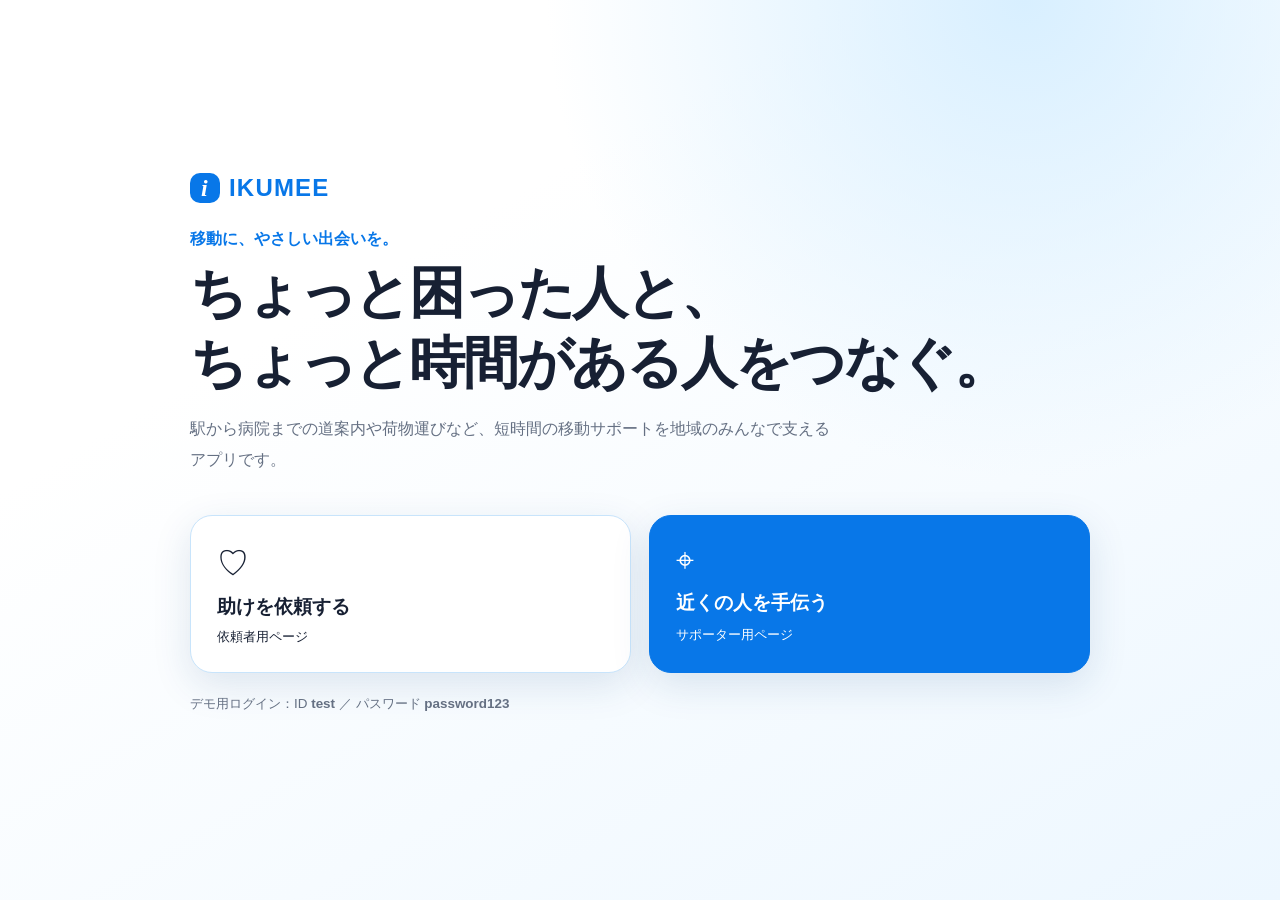
<file: index.html>
<!doctype html>
<html lang="ja">
<head>
  <meta charset="utf-8">
  <meta name="viewport" content="width=device-width,initial-scale=1">
  <meta name="theme-color" content="#0877e8">
  <title>IKUMEE | 移動に、やさしい出会いを。</title>
  <link rel="stylesheet" href="assets/style.css">
</head>
<body class="landing-body">
  <main class="landing">
    <div class="brand brand--large"><span class="brand-mark">i</span><span>IKUMEE</span></div>
    <p class="landing-kicker">移動に、やさしい出会いを。</p>
    <h1>ちょっと困った人と、<br>ちょっと時間がある人をつなぐ。</h1>
    <p class="landing-copy">駅から病院までの道案内や荷物運びなど、短時間の移動サポートを地域のみんなで支えるアプリです。</p>
    <div class="role-grid">
      <a class="role-card" href="requester/">
        <span class="role-icon" aria-hidden="true">♡</span>
        <strong>助けを依頼する</strong>
        <small>依頼者用ページ</small>
      </a>
      <a class="role-card role-card--blue" href="supporter/">
        <span class="role-icon" aria-hidden="true">⌖</span>
        <strong>近くの人を手伝う</strong>
        <small>サポーター用ページ</small>
      </a>
    </div>
    <p class="demo-note">デモ用ログイン：ID <b>test</b> ／ パスワード <b>password123</b></p>
  </main>
</body>
</html>
</file>
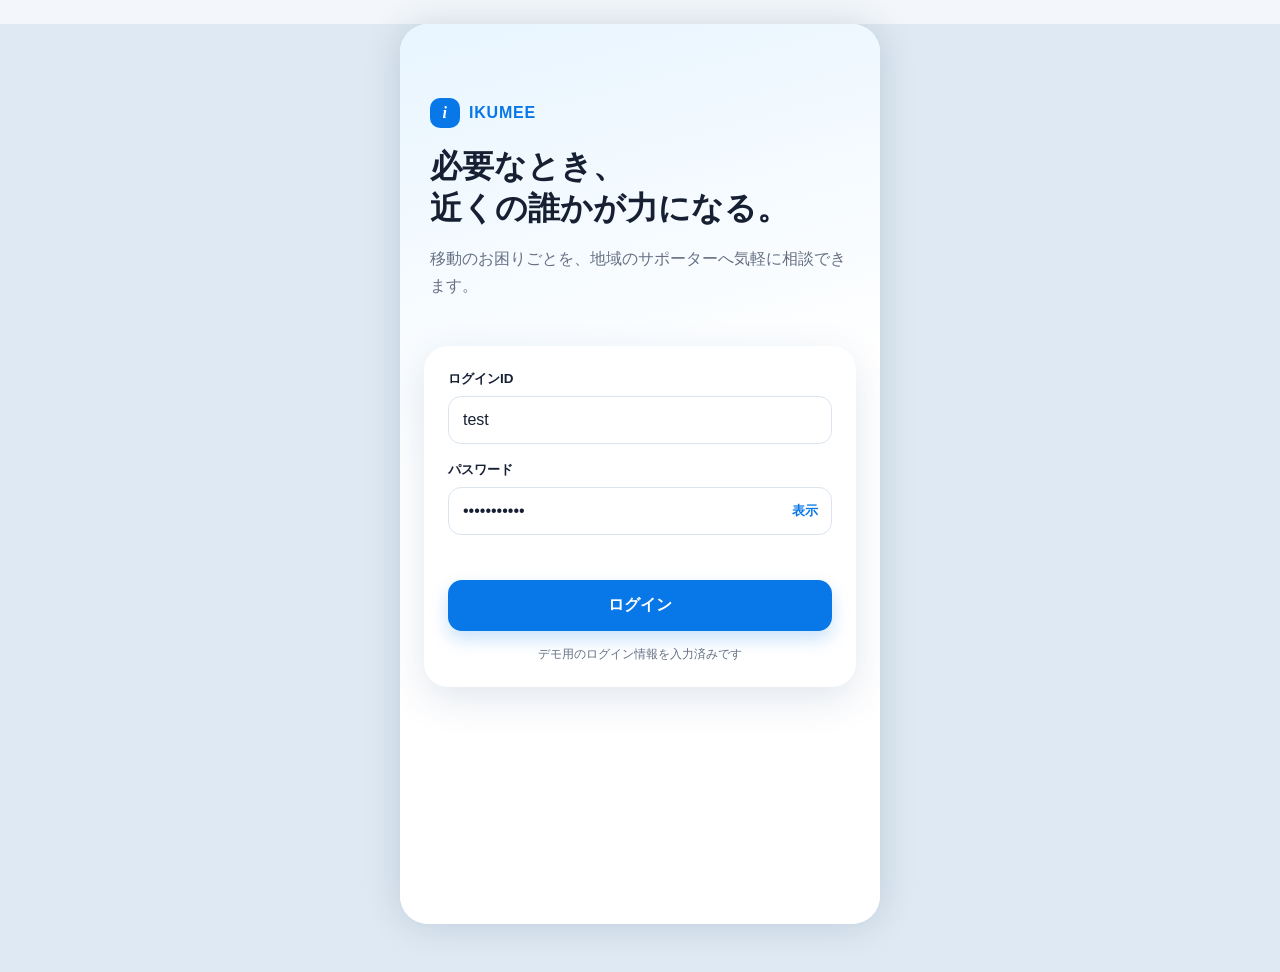
<file: requester/index.html>
<!doctype html><html lang="ja"><head><meta charset="utf-8"><meta name="viewport" content="width=device-width,initial-scale=1"><meta name="theme-color" content="#0877e8"><title>IKUMEE | 依頼者</title><link rel="stylesheet" href="../assets/style.css"><link rel="stylesheet" href="../assets/enhancements.css"></head>
<body class="app-body"><main class="phone">
<section id="login" class="screen login-screen active"><div class="login-hero"><div class="brand"><span class="brand-mark">i</span><span>IKUMEE</span></div><h1>必要なとき、<br>近くの誰かが力になる。</h1><p>移動のお困りごとを、地域のサポーターへ気軽に相談できます。</p></div><form id="loginForm" class="login-card"><div class="field"><label for="loginId">ログインID</label><input id="loginId" autocomplete="username" value="test" required></div><div class="field"><label for="loginPassword">パスワード</label><div class="password-wrap"><input id="loginPassword" type="password" autocomplete="current-password" value="password123" required><button type="button" id="togglePassword" class="text-button">表示</button></div></div><p id="loginError" class="error" role="alert"></p><button class="primary-btn">ログイン</button><p class="login-hint">デモ用のログイン情報を入力済みです</p></form></section>
<section id="onboarding" class="screen"><header class="topbar"><div class="brand"><span class="brand-mark">i</span><span>IKUMEE</span></div><span></span></header><div class="content"><p class="verified">初回設定</p><h2>使いやすい表示を選びます</h2><p class="screen-subtitle">年齢層の選択は任意です。このデモではログインするたびに設定できます。</p><div class="form-section" style="margin-top:20px"><div class="field"><label for="ageGroup">あなたの年齢層（任意）</label><select id="ageGroup" onchange="ageChanged()"><option value="">回答しない</option><option value="teens">10代</option><option value="20s">20代</option><option value="30s">30代</option><option value="40s">40代</option><option value="50s">50代</option><option value="60plus">60歳以上</option></select></div></div><div class="mode-grid"><button class="mode-card selected" data-mode="normal" aria-pressed="true" onclick="chooseMode('normal')"><strong>通常モード</strong><small>すべての機能を使って詳しく依頼できます</small></button><button class="mode-card mode-card--senior" data-mode="simple" aria-pressed="false" onclick="chooseMode('simple')"><strong>かんたんモード</strong><small>大きな文字とボタンで、目的地だけを入力して簡単に依頼できます</small></button></div></div></section>
<section id="seniorHome" class="screen simple-home"><div class="brand"><span class="brand-mark">i</span><span>IKUMEE</span></div><p class="verified">かんたんモード</p><h1>こんにちは、さくらさん</h1><p>移動のお手伝いが必要ですか？<br>下の大きなボタンを押してください。</p><button class="senior-action" onclick="setSeniorTime();go('seniorCreate')">お手伝いを依頼する</button><button class="senior-action secondary" onclick="go('simpleActive')">支援中の画面を見る</button><button class="senior-action secondary" onclick="go('simpleComplete')">完了の画面を見る</button><button class="text-button" style="margin-top:25px" onclick="logout()">ログアウト</button></section>
<section id="seniorCreate" class="screen"><header class="topbar"><button class="icon-btn" onclick="go('seniorHome')">‹</button><h1>かんたん依頼</h1><span></span></header><div class="content"><div class="form-section"><div class="field"><label>現在地</label><input value="現在地を自動で取得しました" readonly></div><div class="field"><label>目的地だけ入力してください</label><input value="みらい総合病院" placeholder="例：○○病院"></div><div class="field"><label>希望時間（現在時刻）</label><input id="seniorTime" type="datetime-local"></div><div class="field"><label>あなたの状況</label><input value="高齢者" readonly></div><div class="field"><label>お願いする内容</label><textarea rows="4">私は高齢者です。現在地から目的地まで、安全な道を案内して付き添ってほしいです。</textarea></div></div><div class="assist-box">むずかしい設定は必要ありません。この内容で近くの人を探します。</div><button class="primary-btn" onclick="startMatching()">この内容で人を探す</button></div></section>
<section id="home" class="screen"><header class="topbar"><div class="brand"><span class="brand-mark">i</span><span>IKUMEE</span></div><button class="icon-btn" onclick="go('settings')" aria-label="設定">☰</button></header><div class="content"><div class="greeting"><div><h2>こんにちは、さくらさん</h2><p><span class="verified">● 本人確認済み</span></p></div><div class="avatar">👩‍🍼</div></div><div class="hero-card"><h3>どんなことでお困りですか？</h3><p>近くにいるサポーターへ、移動のお手伝いを依頼できます。</p><button class="primary-btn" onclick="go('create')">＋ 依頼を作成する</button></div><div class="section-title"><h3>よく使うお手伝い</h3></div><div class="quick-grid"><button class="quick-item" onclick="go('create')"><span>🧭</span>道案内</button><button class="quick-item" onclick="go('create')"><span>👜</span>荷物運び</button><button class="quick-item" onclick="go('create')"><span>🚶</span>付き添い</button><button class="quick-item" onclick="go('create')"><span>🏥</span>受付補助</button></div><div class="section-title"><h3>移動予定</h3><a>すべて見る</a></div><div class="status-card"><div class="status-icon">🏥</div><div><strong>桜ヶ丘駅 → みらい総合病院</strong><p>今日 10:30ごろ・子連れで移動</p></div></div></div><nav class="bottom-nav"><button class="nav-btn active"><span>⌂</span>ホーム</button><button class="nav-btn" onclick="go('create')"><span>＋</span>依頼</button><button class="nav-btn"><span>◷</span>履歴</button><button class="nav-btn" onclick="go('settings')"><span>♙</span>マイページ</button></nav></section>
<section id="create" class="screen"><header class="topbar"><button class="icon-btn" onclick="go('home')">‹</button><h1>お手伝いを依頼</h1><span style="width:40px"></span></header><div class="content"><div class="form-section"><h3>どんなお手伝いが必要ですか？</h3><div class="chips"><button class="chip selected">👜 荷物運び</button><button class="chip selected">🚶 付き添い</button><button class="chip">🧭 道案内</button><button class="chip">🏥 受付補助</button><button class="chip">📣 駅員への声かけ</button></div></div><div class="form-section"><div class="field"><label>出発地</label><input value="桜ヶ丘駅 中央改札"></div><div class="field"><label>目的地</label><input value="みらい総合病院 受付"></div><div class="field"><label>希望時間</label><input type="datetime-local" value="2026-07-23T10:30"></div></div><div class="form-section"><h3>状況を教えてください</h3><div class="chips"><button class="chip selected">🤰 妊娠中</button><button class="chip selected">👶 子連れ</button><button class="chip selected">♿ ベビーカー</button></div><div class="field" style="margin-top:15px"><label>詳しい内容</label><textarea rows="4">妊娠中で、ベビーカーと荷物があります。駅から病院まで安全な道で付き添い、歩道橋ではエレベーターの場所を案内してほしいです。</textarea></div></div><div class="form-section"><h3>お礼の金額</h3><div class="chips"><button class="chip" data-single="price">500円</button><button class="chip selected" data-single="price">800円</button><button class="chip" data-single="price">1,000円</button></div></div><div class="assist-box">安全のため、抱き上げ・医療行為・自家用車への同乗は依頼できません。</div><button class="primary-btn" onclick="go('confirm')">内容を確認する</button></div></section>
<section id="confirm" class="screen"><header class="topbar"><button class="icon-btn" onclick="go('create')">‹</button><h1>依頼内容の確認</h1><span style="width:40px"></span></header><div class="content"><div class="map"><span class="map-pin">●</span></div><div class="section-title"><h3>依頼内容</h3></div><div class="form-section summary-list"><div class="summary-row"><span>ルート</span><b>桜ヶ丘駅 → 病院</b></div><div class="summary-row"><span>日時</span><b>今日 10:30</b></div><div class="summary-row"><span>お手伝い</span><b>荷物・付き添い</b></div><div class="summary-row"><span>所要時間</span><b>約25分</b></div><div class="summary-row"><span>お礼</span><b class="price">800円</b></div></div><p class="notice">現在地はマッチングした相手だけに共有されます。緊急時はいつでも運営へ連絡できます。</p><button class="primary-btn" onclick="startMatching()">この内容で募集する</button></div></section>
<section id="matching" class="screen"><header class="topbar"><span></span><h1>サポーターを検索中</h1><span></span></header><div class="content center"><div class="matching-animation"><div class="pulse">⌖</div></div><h2>近くのサポーターへ<br>依頼を届けています</h2><p>平均約2分で見つかります。<br>この画面を閉じても通知でお知らせします。</p><button class="danger-btn" onclick="openCancel('matching')">依頼をキャンセル</button></div></section>
<section id="matched" class="screen"><header class="topbar"><span></span><h1>マッチングしました</h1><button class="icon-btn">⋯</button></header><div class="content"><div class="notice center">✓ 本人確認済みのサポーターです</div><div class="profile-card" style="margin-top:14px"><div class="profile-head"><div class="avatar">🧑</div><div><strong>山田 健太さん</strong><div class="rating">★★★★★ 4.9（42件）</div><span class="tag">移動サポート経験あり</span></div></div><p style="font-size:.8rem;line-height:1.7;color:var(--muted)">「駅周辺をよく利用します。荷物運びと安全なルート案内をお任せください！」</p></div><div class="section-title"><h3>待ち合わせ場所</h3><small>到着まで約3分</small></div><div class="map"><span class="map-pin">●</span></div><div class="action-grid" style="margin-top:14px"><button class="secondary-btn">メッセージ</button><button class="secondary-btn">電話する</button></div><div class="safety-row"><button>現在地を共有</button><button>⚠ 緊急・通報</button></div><div class="bottom-two"><button class="danger-btn" onclick="openCancel('matched')">キャンセル</button><button class="primary-btn" onclick="go('activeHelp')">合流して支援を開始</button></div></div></section>
<section id="cancel" class="screen"><header class="topbar"><button class="icon-btn" onclick="go(window.cancelBack||'matching')">‹</button><h1>依頼をキャンセル</h1><span></span></header><div class="content"><h2>理由を選んでください</h2><p class="screen-subtitle">待ち合わせ前までキャンセルできます。</p><div class="cancel-list" style="margin-top:20px"><label class="cancel-option"><input type="radio" name="cancelReason">予定が変わった</label><label class="cancel-option"><input type="radio" name="cancelReason">自分で移動できることになった</label><label class="cancel-option"><input type="radio" name="cancelReason">別の移動手段が見つかった</label><label class="cancel-option"><input type="radio" name="cancelReason">入力内容を間違えた</label><label class="cancel-option"><input type="radio" name="cancelReason">その他</label></div><p id="cancelError" class="error" style="margin-top:12px"></p><button class="danger-btn" onclick="finishCancel()">この依頼をキャンセルする</button></div></section>
<section id="cancelled" class="screen"><div class="content center"><div class="complete-mark" style="background:#f1f4f7;color:var(--muted)">✓</div><h2>依頼をキャンセルしました</h2><p>キャンセルを受け付けました。<br>必要になったら、もう一度依頼できます。</p><button class="primary-btn" onclick="goHome()">ホームへ戻る</button></div></section>
<section id="activeHelp" class="screen"><header class="topbar"><span></span><h1>サポート中</h1><button class="icon-btn">⚠</button></header><div class="content"><div class="progress"><i class="done"></i><i class="current"></i><i></i><i></i></div><div class="hero-card"><small>目的地まで あと約12分</small><h3 style="margin-top:8px">みらい総合病院へ移動中</h3><p>山田さんと現在地を共有しています。</p></div><div class="section-title"><h3>安心サポート</h3></div><div class="status-card"><div class="status-icon">📍</div><div><strong>現在地を家族に共有中</strong><p>移動が完了すると共有は終了します</p></div></div><div class="safety-row"><button>運営に相談</button><button>⚠ 緊急連絡</button></div><button class="primary-btn" style="margin-top:22px" onclick="go('complete')">病院に到着・支援を完了</button></div></section>
<section id="complete" class="screen"><div class="content center"><div class="complete-mark">✓</div><h2>病院に到着しました！</h2><p>サポートが完了しました。<br>山田さんへ評価とお礼を送りましょう。</p><div class="stars">★ ★ ★ ★ ★</div><div class="form-section"><div class="summary-row"><span>お礼</span><b class="price">800円</b></div><div class="field" style="margin-top:15px;text-align:left"><label>メッセージ</label><textarea rows="3">荷物を持って、安全な道を案内していただき助かりました！</textarea></div></div><button class="primary-btn" onclick="goHome()">評価を送ってホームへ</button></div></section>
<section id="requestHistory" class="screen"><header class="topbar"><button class="icon-btn" onclick="goHome()">‹</button><h1>依頼履歴</h1><span></span></header><div class="content"><div class="section-title"><h3>これまでの依頼</h3><small>全8件</small></div><div class="request-list"><article class="request-card"><div class="request-top"><div><strong>病院までの付き添い</strong><p>7月18日・完了</p></div><span class="request-price">800円</span></div><div class="request-meta"><span class="tag">★★★★★</span><span class="tag">山田さん</span></div></article><article class="request-card"><div class="request-top"><div><strong>駅構内の道案内</strong><p>7月10日・完了</p></div><span class="request-price">500円</span></div><div class="request-meta"><span class="tag">★★★★★</span><span class="tag">鈴木さん</span></div></article><article class="request-card"><div class="request-top"><div><strong>買い物の荷物運び</strong><p>6月28日・キャンセル</p></div><span class="request-price">700円</span></div><div class="request-meta"><span class="tag">キャンセル済み</span></div></article></div></div><nav class="bottom-nav"><button class="nav-btn" onclick="goHome()"><span>⌂</span>ホーム</button><button class="nav-btn" onclick="go('create')"><span>＋</span>依頼</button><button class="nav-btn active"><span>◷</span>履歴</button><button class="nav-btn" onclick="go('settings')"><span>♙</span>マイページ</button></nav></section>
<section id="settings" class="screen"><header class="topbar"><button class="icon-btn" onclick="goHome()">‹</button><h1>マイページ</h1><span></span></header><div class="content"><div class="profile-card"><div class="profile-head"><div class="avatar">👩‍🍼</div><div><strong>佐藤 さくら</strong><p class="verified">● 本人確認済み</p></div></div></div><div class="section-title"><h3>安全・サポート</h3></div><div class="form-section summary-list"><div class="summary-row"><span>緊急連絡先</span><b>登録済み</b></div><div class="summary-row"><span>現在地共有</span><b>マッチング時のみ</b></div><div class="summary-row"><span>ヘルプ・通報</span><b>›</b></div></div><button class="danger-btn" onclick="logout()">ログアウト</button></div></section>
<section id="simpleMatched" class="screen"><header class="topbar"><span></span><h1>お手伝いする人が決まりました</h1><span></span></header><div class="content center"><div class="complete-mark">✓</div><h2>山田さんが来ます</h2><p>本人確認済みです。<br>東口改札前で待ってください。</p><div class="profile-card"><div class="profile-head"><div class="avatar">🧑</div><div><strong>山田 健太さん</strong><div class="rating">★★★★★ 4.9</div></div></div></div><button class="senior-action secondary" onclick="openChat('simpleMatched')">山田さんに連絡する</button><button class="senior-action" onclick="go('simpleActive')">会えたので支援を始める</button><button class="danger-btn" onclick="openCancel('simpleMatched')">キャンセルする</button></div></section>
<section id="simpleActive" class="screen"><header class="topbar"><span></span><h1>支援中です</h1><button class="icon-btn">⚠</button></header><div class="content center"><div class="status-icon" style="margin:35px auto;width:84px;height:84px;font-size:2.2rem">🏥</div><h2>病院へ向かっています</h2><p>山田さんと一緒に移動中です。</p><button class="senior-action" onclick="go('simpleComplete')">病院に着いた</button><button class="senior-action secondary">困ったときの連絡</button></div></section>
<section id="simpleComplete" class="screen"><div class="content center"><div class="complete-mark">✓</div><h2>お手伝いが終わりました</h2><p>病院に到着しました。<br>おつかれさまでした。</p><button class="senior-action" onclick="goHome()">ホームへ戻る</button></div></section>
<section id="chat" class="screen chat-screen"><header class="topbar"><button class="icon-btn" onclick="closeChat()">‹</button><div class="chat-user"><div class="avatar">🧑</div><div><strong>山田 健太さん</strong><small>● オンライン</small></div></div><button class="icon-btn">☎</button></header><div id="requesterChatMessages" class="chat-messages"><div class="chat-row"><div><div class="chat-bubble">依頼を引き受けました。東口改札へ向かっています。</div><div class="chat-time">10:27</div></div></div><div class="chat-row chat-row--mine"><div><div class="chat-bubble">ありがとうございます。ベビーカーの近くで待っています。</div><div class="chat-time">10:28</div></div></div></div><div class="chat-compose"><label class="chat-file" aria-label="画像を選択">▣<input type="file" accept="image/*" onchange="previewChatImage(this,'requesterChatMessages')"></label><input id="requesterChatInput" type="text" placeholder="メッセージを入力" onkeydown="if(event.key==='Enter')sendChatMessage('requesterChatInput','requesterChatMessages')"><button class="chat-send" onclick="sendChatMessage('requesterChatInput','requesterChatMessages')">送信</button></div></section>
<section id="simpleChat" class="screen chat-screen"><header class="topbar"><button class="icon-btn" onclick="closeChat()">‹</button><div class="chat-user"><div class="avatar">🧑</div><div><strong>山田さん</strong><small>● 連絡できます</small></div></div><span></span></header><div id="simpleChatMessages" class="chat-messages"><div class="chat-row"><div class="chat-bubble">東口改札へ向かっています。青い服を着ています。</div></div><div class="chat-row chat-row--mine"><div class="chat-bubble">わかりました。待っています。</div></div></div><div class="chat-compose"><label class="chat-file" aria-label="写真を選ぶ">写真<input type="file" accept="image/*" onchange="previewChatImage(this,'simpleChatMessages')"></label><input id="simpleChatInput" type="text" placeholder="文章を入力" onkeydown="if(event.key==='Enter')sendChatMessage('simpleChatInput','simpleChatMessages')"><button class="chat-send" onclick="sendChatMessage('simpleChatInput','simpleChatMessages')">送る</button></div></section>
</main><script src="../assets/app.js"></script><script>initApp('requester')</script></body></html>
</file>
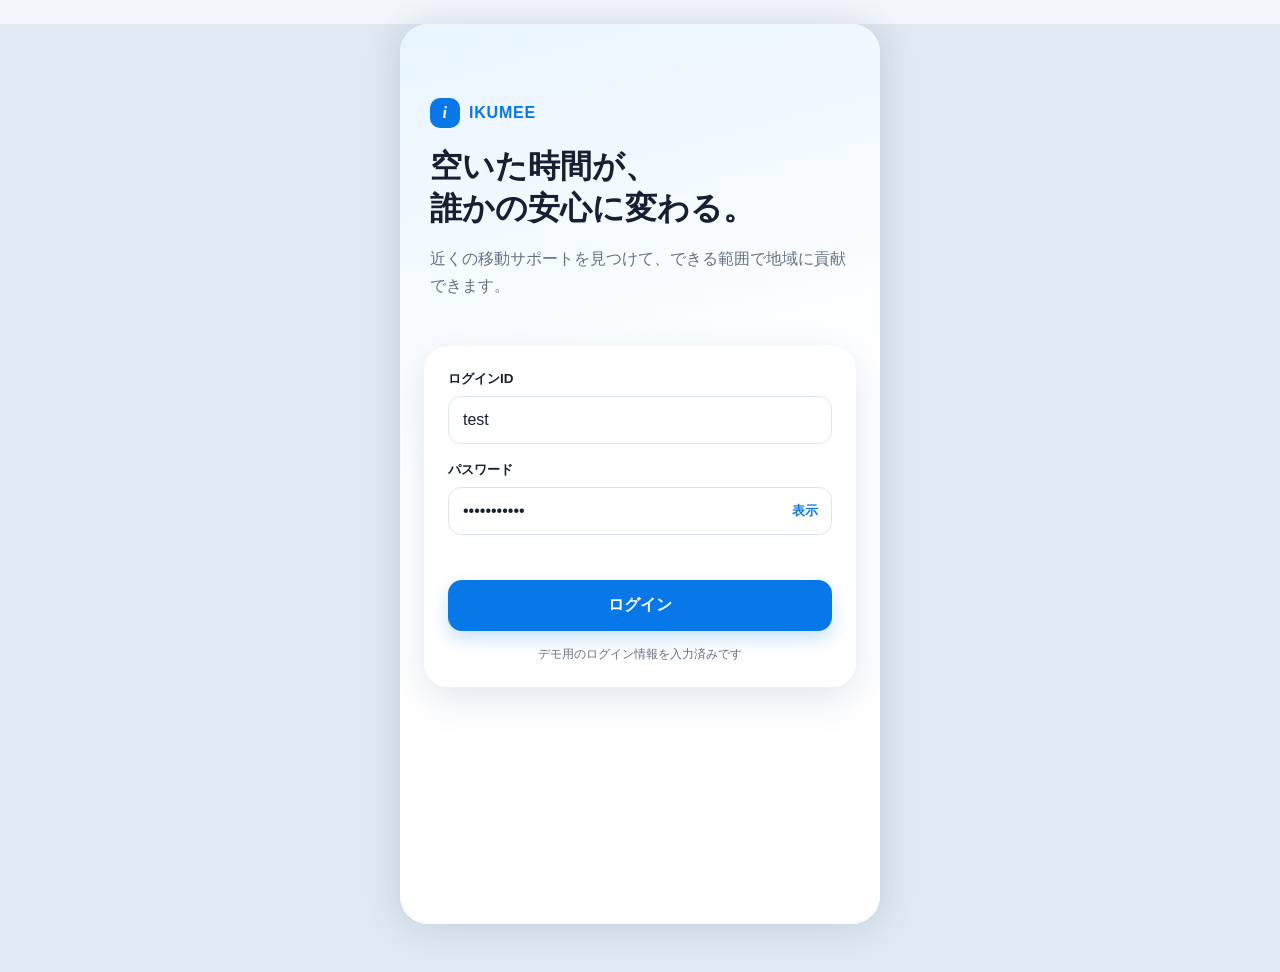
<file: supporter/index.html>
<!doctype html><html lang="ja"><head><meta charset="utf-8"><meta name="viewport" content="width=device-width,initial-scale=1"><meta name="theme-color" content="#0877e8"><title>IKUMEE | サポーター</title><link rel="stylesheet" href="../assets/style.css"><link rel="stylesheet" href="../assets/enhancements.css"></head>
<body class="app-body"><main class="phone">
<section id="login" class="screen login-screen active"><div class="login-hero"><div class="brand"><span class="brand-mark">i</span><span>IKUMEE</span></div><h1>空いた時間が、<br>誰かの安心に変わる。</h1><p>近くの移動サポートを見つけて、できる範囲で地域に貢献できます。</p></div><form id="loginForm" class="login-card"><div class="field"><label for="loginId">ログインID</label><input id="loginId" autocomplete="username" value="test" required></div><div class="field"><label for="loginPassword">パスワード</label><div class="password-wrap"><input id="loginPassword" type="password" autocomplete="current-password" value="password123" required><button type="button" id="togglePassword" class="text-button">表示</button></div></div><p id="loginError" class="error" role="alert"></p><button class="primary-btn">ログイン</button><p class="login-hint">デモ用のログイン情報を入力済みです</p></form></section>
<section id="home" class="screen"><header class="topbar"><div class="brand"><span class="brand-mark">i</span><span>IKUMEE</span></div><button class="icon-btn" onclick="go('settings')">☰</button></header><div class="content"><div class="greeting"><div><h2>こんにちは、健太さん</h2><p><span class="verified">● 本人確認済み</span> ・評価 4.9</p></div><div class="avatar">🧑</div></div><div class="hero-card"><small>サポート受付状況</small><h3 style="margin-top:6px">手伝えます</h3><p>現在地から3km以内の依頼を表示しています。</p><button class="primary-btn">受付中 ●</button></div><div class="section-title"><h3>近くの依頼</h3><a onclick="go('mapScreen')">地図で見る</a></div><div class="request-list"><article class="request-card" onclick="go('detail')"><div class="request-top"><div><strong>駅から病院までの付き添い</strong><p>桜ヶ丘駅 中央改札・300m</p></div><span class="request-price">800円</span></div><div class="request-meta"><span class="tag">🤰 妊娠中</span><span class="tag">👶 子連れ</span><span class="tag">25分</span></div></article><article class="request-card"><div class="request-top"><div><strong>券売機の操作とホーム案内</strong><p>若葉駅・1.2km</p></div><span class="request-price">500円</span></div><div class="request-meta"><span class="tag">👴 高齢者</span><span class="tag">15分</span></div></article><article class="request-card"><div class="request-top"><div><strong>車いすで通れる道を案内</strong><p>市民センター前・1.8km</p></div><span class="request-price">700円</span></div><div class="request-meta"><span class="tag">♿ 車いす</span><span class="tag">20分</span></div></article></div></div><nav class="bottom-nav"><button class="nav-btn active" onclick="go('home')"><span>⌂</span>さがす</button><button class="nav-btn" onclick="go('mapScreen')"><span>⌖</span>マップ</button><button class="nav-btn" onclick="go('history')"><span>◷</span>活動履歴</button><button class="nav-btn" onclick="go('settings')"><span>♙</span>マイページ</button></nav></section>
<section id="detail" class="screen"><header class="topbar"><button class="icon-btn" onclick="go('home')">‹</button><h1>依頼の詳細</h1><button class="icon-btn">♡</button></header><div class="content"><div class="map"><span class="map-pin">●</span></div><div class="section-title"><div><small style="color:var(--blue);font-weight:800">今日 10:30</small><h3 style="font-size:1.2rem;margin-top:4px">駅から病院までの付き添い</h3></div><b class="price">800円</b></div><div class="request-meta"><span class="tag">🤰 妊娠中</span><span class="tag">👶 子連れ</span><span class="tag">♿ ベビーカー</span></div><div class="section-title"><h3>依頼内容</h3></div><div class="info-card"><p style="font-size:.84rem;line-height:1.8;margin-top:0">妊娠中で、ベビーカーと荷物があります。駅から病院まで安全な道で付き添い、歩道橋ではエレベーターの場所を案内してほしいです。</p><div class="summary-row"><span>集合</span><b>桜ヶ丘駅 中央改札</b></div><div class="summary-row" style="margin-top:11px"><span>目的地</span><b>みらい総合病院</b></div><div class="summary-row" style="margin-top:11px"><span>予定時間</span><b>約25分</b></div></div><div class="assist-box">抱き上げ・医療行為・車への同乗は行わず、危険を感じた場合は駅員や運営へ連絡してください。</div><div class="profile-card"><div class="profile-head"><div class="avatar">👩‍🍼</div><div><strong>佐藤 さくらさん</strong><div class="rating">★★★★★ 4.8（12件）</div><span class="verified">● 本人確認済み</span></div></div></div><button class="primary-btn" style="margin-top:18px" onclick="acceptRequest()">この依頼を引き受ける</button></div></section>
<section id="matched" class="screen"><header class="topbar"><span></span><h1>依頼を引き受けました</h1><button class="icon-btn">⋯</button></header><div class="content"><div class="notice center">依頼者へあなたのプロフィールが共有されました</div><div class="profile-card" style="margin-top:14px"><div class="profile-head"><div class="avatar">👩‍🍼</div><div><strong>佐藤 さくらさん</strong><div class="rating">★★★★★ 4.8（12件）</div><span class="verified">● 本人確認済み</span></div></div></div><div class="section-title"><h3>待ち合わせ場所</h3><small>徒歩 約3分</small></div><div class="map"><span class="map-pin">●</span></div><div class="action-grid" style="margin-top:14px"><button class="secondary-btn">メッセージ</button><button class="secondary-btn">電話する</button></div><div class="safety-row"><button>現在地を共有</button><button>⚠ 緊急・通報</button></div><div class="bottom-two"><button class="danger-btn" onclick="openCancel('matched')">辞退する</button><button class="primary-btn" onclick="go('activeHelp')">合流・支援を開始</button></div></div></section>
<section id="cancel" class="screen"><header class="topbar"><button class="icon-btn" onclick="go(window.cancelBack||'matched')">‹</button><h1>依頼を辞退</h1><span></span></header><div class="content"><h2>理由を選んでください</h2><div class="cancel-list"><label class="cancel-option"><input type="radio" name="cancelReason">予定が変わった</label><label class="cancel-option"><input type="radio" name="cancelReason">時間内に到着できない</label><label class="cancel-option"><input type="radio" name="cancelReason">支援が難しいと判断した</label><label class="cancel-option"><input type="radio" name="cancelReason">その他</label></div><p id="cancelError" class="error" style="margin-top:12px"></p><button class="danger-btn" onclick="finishCancel()">この依頼を辞退する</button></div></section>
<section id="cancelled" class="screen"><div class="content center"><div class="complete-mark" style="background:#f1f4f7;color:var(--muted)">✓</div><h2>依頼を辞退しました</h2><p>依頼者には辞退したことが通知されます。</p><button class="primary-btn" onclick="go('home')">依頼一覧へ戻る</button></div></section>
<section id="activeHelp" class="screen"><header class="topbar"><span></span><h1>サポート中</h1><button class="icon-btn">⚠</button></header><div class="content"><div class="progress"><i class="done"></i><i class="current"></i><i></i><i></i></div><div class="hero-card"><small>報酬 800円</small><h3 style="margin-top:8px">みらい総合病院へ移動中</h3><p>依頼者と位置情報を共有しています。</p></div><div class="section-title"><h3>おすすめの移動ルート</h3></div><div class="form-section route-list"><div class="route-item"><div class="route-dot">1</div><div><h4>中央改札を出て右へ</h4><p>混雑を避け、広い通路を利用します</p></div></div><div class="route-item"><div class="route-dot">2</div><div><h4>歩道橋のエレベーター</h4><p>階段を避けてベビーカーで移動できます</p></div></div><div class="route-item"><div class="route-dot">3</div><div><h4>病院の正面受付</h4><p>入口から受付まで約100mです</p></div></div></div><div class="safety-row"><button>運営に相談</button><button>⚠ 緊急連絡</button></div><button class="primary-btn" style="margin-top:18px" onclick="go('complete')">病院に到着・支援を完了</button></div></section>
<section id="complete" class="screen"><div class="content center"><div class="complete-mark">✓</div><h2>サポート完了！</h2><p>さくらさんの移動を支援しました。<br>おつかれさまでした。</p><div class="form-section summary-list"><div class="summary-row"><span>活動時間</span><b>24分</b></div><div class="summary-row"><span>受け取る報酬</span><b class="price">800円</b></div></div><div class="notice">報酬は依頼者の完了確認後、ウォレットへ反映されます。</div><button class="primary-btn" style="margin-top:18px" onclick="go('home')">ホームへ戻る</button></div></section>
<section id="mapScreen" class="screen"><header class="topbar"><div class="brand"><span class="brand-mark">i</span><span>IKUMEE</span></div><h1>近くの依頼マップ</h1><span></span></header><div class="content"><p class="screen-subtitle">現在地から3km以内の依頼を表示中</p><div class="map map-large" style="margin-top:15px"><span class="map-pin">●</span></div><div class="request-card" style="margin-top:-80px;position:relative;z-index:2" onclick="go('detail')"><div class="request-top"><div><strong>駅から病院までの付き添い</strong><p>現在地から300m・今日10:30</p></div><span class="request-price">800円</span></div></div></div><nav class="bottom-nav"><button class="nav-btn" onclick="go('home')"><span>⌂</span>さがす</button><button class="nav-btn active"><span>⌖</span>マップ</button><button class="nav-btn" onclick="go('history')"><span>◷</span>活動履歴</button><button class="nav-btn" onclick="go('settings')"><span>♙</span>マイページ</button></nav></section>
<section id="history" class="screen"><header class="topbar"><div class="brand"><span class="brand-mark">i</span><span>IKUMEE</span></div><h1>活動履歴</h1><span></span></header><div class="content"><div class="section-title"><h3>これまでのサポート</h3><small>全42件</small></div><div class="request-list"><article class="request-card"><div class="request-top"><div><strong>病院までの付き添い</strong><p>7月18日・24分・完了</p></div><span class="request-price">800円</span></div></article><article class="request-card"><div class="request-top"><div><strong>駅構内の道案内</strong><p>7月12日・15分・完了</p></div><span class="request-price">500円</span></div></article><article class="request-card"><div class="request-top"><div><strong>買い物の荷物運び</strong><p>7月5日・32分・完了</p></div><span class="request-price">1,000円</span></div></article></div></div><nav class="bottom-nav"><button class="nav-btn" onclick="go('home')"><span>⌂</span>さがす</button><button class="nav-btn" onclick="go('mapScreen')"><span>⌖</span>マップ</button><button class="nav-btn active"><span>◷</span>活動履歴</button><button class="nav-btn" onclick="go('settings')"><span>♙</span>マイページ</button></nav></section>
<section id="settings" class="screen"><header class="topbar"><button class="icon-btn" onclick="go('home')">‹</button><h1>マイページ</h1><span></span></header><div class="content"><div class="profile-card"><div class="profile-head"><div class="avatar">🧑</div><div><strong>山田 健太</strong><div class="rating">★★★★★ 4.9（42件）</div><p class="verified">● 本人確認済み</p></div></div></div><div class="section-title"><h3>活動状況</h3></div><div class="form-section summary-list"><div class="summary-row"><span>サポート回数</span><b>42回</b></div><div class="summary-row"><span>今月の報酬</span><b>6,400円</b></div></div><button class="danger-btn" onclick="logout()">ログアウト</button></div></section>
<section id="chat" class="screen chat-screen"><header class="topbar"><button class="icon-btn" onclick="closeChat()">‹</button><div class="chat-user"><div class="avatar">👩‍🍼</div><div><strong>佐藤 さくらさん</strong><small>● オンライン</small></div></div><button class="icon-btn">☎</button></header><div id="supporterChatMessages" class="chat-messages"><div class="chat-row chat-row--mine"><div><div class="chat-bubble">依頼を引き受けました。東口改札へ向かっています。</div><div class="chat-time">10:27</div></div></div><div class="chat-row"><div><div class="chat-bubble">ありがとうございます。ベビーカーの近くで待っています。</div><div class="chat-time">10:28</div></div></div></div><div class="chat-compose"><label class="chat-file" aria-label="画像を選択">▣<input type="file" accept="image/*" onchange="previewChatImage(this,'supporterChatMessages')"></label><input id="supporterChatInput" type="text" placeholder="メッセージを入力" onkeydown="if(event.key==='Enter')sendChatMessage('supporterChatInput','supporterChatMessages')"><button class="chat-send" onclick="sendChatMessage('supporterChatInput','supporterChatMessages')">送信</button></div></section>
</main><script src="../assets/app.js"></script><script>initApp('supporter')</script></body></html>
</file>
<file: assets/style.css>
:root {
  --blue:#0877e8;
  --blue-dark:#075eb7;
  --sky:#eaf5ff;
  --ink:#172033;
  --muted:#657083;
  --line:#dce5ef;
  --white:#fff;
  --green:#25a66a;
  --red:#e44f61;
  --shadow:0 12px 38px rgba(20,72,123,.13);
  font-family:"Hiragino Sans","Yu Gothic UI",Meiryo,sans-serif;
  color:var(--ink);
  background:#f3f7fb;
  font-size:16px
}

* {
  box-sizing:border-box
}

body {
  margin:0
}

button,input,textarea,select {
  font:inherit
}

button,a {
  touch-action:manipulation
}

.hidden {
  display:none!important
}

.landing-body {
  min-height:100svh;
  background:radial-gradient(circle at 80% 0,#d8efff 0,transparent 35%),linear-gradient(150deg,#fff 30%,#edf7ff)
}

.landing {
  width:min(900px,calc(100% - 40px));
  margin:auto;
  min-height:100svh;
  display:flex;
  flex-direction:column;
  justify-content:center;
  padding:48px 0
}

.brand {
  display:flex;
  align-items:center;
  gap:9px;
  font-weight:900;
  letter-spacing:.05em;
  color:var(--blue)
}

.brand--large {
  font-size:1.5rem
}

.brand-mark {
  display:grid;
  place-items:center;
  width:30px;
  height:30px;
  border-radius:10px;
  background:var(--blue);
  color:#fff;
  font-family:Georgia,serif;
  font-style:italic
}

.landing-kicker {
  color:var(--blue);
  font-weight:800;
  margin:26px 0 8px
}

.landing h1 {
  font-size:clamp(2rem,5vw,3.5rem);
  line-height:1.25;
  margin:0;
  letter-spacing:-.04em
}

.landing-copy {
  max-width:640px;
  color:var(--muted);
  line-height:1.9
}

.role-grid {
  display:grid;
  grid-template-columns:repeat(2,1fr);
  gap:18px;
  margin-top:24px
}

.role-card {
  padding:26px;
  border:1px solid #c8e4fb;
  border-radius:22px;
  background:#fff;
  color:var(--ink);
  text-decoration:none;
  box-shadow:var(--shadow);
  display:grid;
  gap:8px;
  transition:.2s
}

.role-card:hover {
  transform:translateY(-3px)
}

.role-card--blue {
  color:#fff;
  background:var(--blue);
  border-color:var(--blue)
}

.role-icon {
  font-size:2rem
}

.role-card strong {
  font-size:1.2rem
}

.demo-note {
  font-size:.84rem;
  color:var(--muted);
  margin-top:22px
}

.app-body {
  min-height:100svh;
  background:#dfe9f3
}

.phone {
  width:min(100%,480px);
  min-height:100svh;
  margin:auto;
  background:#f7f9fc;
  position:relative;
  box-shadow:0 0 36px rgba(15,48,83,.16);
  overflow:hidden
}

.screen {
  display:none;
  min-height:100svh;
  padding-bottom:90px;
  background:#f7f9fc
}

.screen.active {
  display:block
}

.login-screen {
  padding:32px 24px;
  background:linear-gradient(165deg,#e8f5ff 0,#fff 45%)
}

.login-hero {
  padding:42px 6px 30px
}

.login-hero h1 {
  font-size:2rem;
  line-height:1.3;
  margin:18px 0 10px
}

.login-hero p {
  color:var(--muted);
  line-height:1.7
}

.login-card {
  background:#fff;
  border-radius:24px;
  padding:24px;
  box-shadow:var(--shadow)
}

.field {
  display:grid;
  gap:8px;
  margin-bottom:17px
}

.field label,.field-label {
  font-size:.84rem;
  font-weight:800
}

.field input,.field textarea,.field select,.money-input {
  width:100%;
  border:1.5px solid var(--line);
  border-radius:13px;
  padding:14px;
  background:#fff;
  color:var(--ink);
  outline:none
}

.field input:focus,.field textarea:focus,.field select:focus {
  border-color:var(--blue);
  box-shadow:0 0 0 3px #dcebff
}

.password-wrap {
  position:relative
}

.password-wrap input {
  padding-right:62px
}

.text-button {
  border:0;
  background:none;
  color:var(--blue);
  font-weight:800;
  cursor:pointer
}

.password-wrap .text-button {
  position:absolute;
  right:8px;
  top:50%;
  transform:translateY(-50%);
  font-size:.8rem
}

.primary-btn,.secondary-btn,.danger-btn {
  width:100%;
  border:0;
  border-radius:14px;
  padding:15px;
  font-weight:900;
  cursor:pointer
}

.primary-btn {
  background:var(--blue);
  color:#fff;
  box-shadow:0 8px 18px rgba(8,119,232,.22)
}

.primary-btn:hover {
  background:var(--blue-dark)
}

.secondary-btn {
  background:var(--sky);
  color:var(--blue)
}

.danger-btn {
  background:#fff0f2;
  color:var(--red)
}

.login-hint {
  font-size:.78rem;
  color:var(--muted);
  text-align:center;
  margin:15px 0 0
}

.error {
  min-height:20px;
  color:var(--red);
  font-size:.8rem;
  margin:0 0 8px
}

.topbar {
  height:64px;
  padding:12px 18px;
  display:flex;
  align-items:center;
  justify-content:space-between;
  background:#fff;
  border-bottom:1px solid #edf1f5;
  position:sticky;
  top:0;
  z-index:10
}

.topbar h1 {
  font-size:1.05rem;
  margin:0
}

.icon-btn {
  border:0;
  background:#eef6ff;
  color:var(--blue);
  width:40px;
  height:40px;
  border-radius:50%;
  font-size:1.15rem;
  cursor:pointer
}

.content {
  padding:18px
}

.greeting {
  display:flex;
  justify-content:space-between;
  align-items:center;
  margin-bottom:15px
}

.greeting h2 {
  font-size:1.35rem;
  margin:0 0 5px
}

.greeting p {
  margin:0;
  color:var(--muted);
  font-size:.85rem
}

.verified {
  display:inline-flex;
  align-items:center;
  gap:4px;
  font-size:.7rem;
  color:var(--blue);
  font-weight:800
}

.hero-card {
  background:linear-gradient(135deg,#0877e8,#28a6f5);
  color:#fff;
  padding:22px;
  border-radius:22px;
  box-shadow:0 12px 25px rgba(8,119,232,.25);
  position:relative;
  overflow:hidden
}

.hero-card:after {
  content:"";
  position:absolute;
  width:130px;
  height:130px;
  border-radius:50%;
  background:#fff2;
  right:-40px;
  top:-50px
}

.hero-card h3 {
  font-size:1.3rem;
  margin:0 0 8px
}

.hero-card p {
  font-size:.84rem;
  line-height:1.65;
  margin:0 0 17px;
  max-width:290px
}

.hero-card .primary-btn {
  background:#fff;
  color:var(--blue);
  width:auto;
  padding:12px 20px;
  box-shadow:none
}

.section-title {
  display:flex;
  justify-content:space-between;
  align-items:end;
  margin:25px 0 12px
}

.section-title h3 {
  font-size:1rem;
  margin:0
}

.section-title a {
  color:var(--blue);
  font-size:.78rem;
  font-weight:700
}

.status-card,.request-card,.info-card,.profile-card {
  background:#fff;
  border:1px solid #edf1f5;
  border-radius:18px;
  padding:16px;
  box-shadow:0 5px 16px rgba(35,72,112,.06)
}

.status-card {
  display:flex;
  gap:13px;
  align-items:center
}

.status-icon {
  display:grid;
  place-items:center;
  flex:0 0 44px;
  height:44px;
  border-radius:14px;
  background:var(--sky);
  font-size:1.3rem
}

.status-card strong,.request-card strong {
  display:block;
  font-size:.92rem;
  margin-bottom:5px
}

.status-card p,.request-card p {
  margin:0;
  color:var(--muted);
  font-size:.78rem;
  line-height:1.5
}

.quick-grid {
  display:grid;
  grid-template-columns:repeat(4,1fr);
  gap:9px
}

.quick-item {
  border:1px solid var(--line);
  background:#fff;
  border-radius:15px;
  padding:12px 5px;
  display:grid;
  gap:7px;
  place-items:center;
  font-size:.68rem;
  color:var(--ink)
}

.quick-item span {
  font-size:1.25rem
}

.bottom-nav {
  position:fixed;
  bottom:0;
  width:min(100%,480px);
  height:74px;
  background:#fff;
  border-top:1px solid var(--line);
  display:grid;
  grid-template-columns:repeat(4,1fr);
  z-index:20;
  padding-bottom:env(safe-area-inset-bottom)
}

.nav-btn {
  border:0;
  background:#fff;
  color:#8a94a5;
  font-size:.65rem;
  display:grid;
  place-content:center;
  gap:4px;
  cursor:pointer
}

.nav-btn span {
  font-size:1.25rem
}

.nav-btn.active {
  color:var(--blue);
  font-weight:800
}

.form-section {
  background:#fff;
  border-radius:18px;
  padding:17px;
  margin-bottom:14px
}

.form-section h3 {
  font-size:.95rem;
  margin:0 0 15px
}

.chips {
  display:flex;
  flex-wrap:wrap;
  gap:8px
}

.chip {
  border:1px solid var(--line);
  background:#fff;
  border-radius:100px;
  padding:9px 13px;
  font-size:.78rem;
  cursor:pointer
}

.chip.selected {
  border-color:var(--blue);
  background:var(--sky);
  color:var(--blue);
  font-weight:800
}

.assist-box {
  padding:13px;
  border-radius:13px;
  background:#fff8e7;
  color:#795614;
  font-size:.75rem;
  line-height:1.6;
  margin-bottom:14px
}

.summary-list {
  display:grid;
  gap:12px
}

.summary-row {
  display:flex;
  justify-content:space-between;
  gap:20px;
  border-bottom:1px solid #edf1f5;
  padding-bottom:11px;
  font-size:.84rem
}

.summary-row span {
  color:var(--muted)
}

.price {
  font-size:1.4rem;
  color:var(--blue);
  font-weight:900
}

.matching-animation {
  height:190px;
  display:grid;
  place-items:center;
  position:relative
}

.pulse {
  width:84px;
  height:84px;
  border-radius:50%;
  background:var(--blue);
  color:#fff;
  display:grid;
  place-items:center;
  font-size:2rem;
  box-shadow:0 0 0 16px #0877e822,0 0 0 34px #0877e811;
  animation:pulse 1.7s infinite
}

@keyframes pulse {
  50% {
  box-shadow:0 0 0 25px #0877e811,0 0 0 48px #0877e805
}

}

.center {
  text-align:center
}

.center h2 {
  font-size:1.4rem
}

.center p {
  color:var(--muted);
  font-size:.85rem;
  line-height:1.7
}

.avatar {
  width:62px;
  height:62px;
  border-radius:50%;
  background:linear-gradient(135deg,#bee1ff,#e9f5ff);
  display:grid;
  place-items:center;
  font-size:1.8rem;
  flex:0 0 auto
}

.profile-head {
  display:flex;
  gap:13px;
  align-items:center
}

.rating {
  color:#f3a711;
  font-size:.8rem
}

.tag {
  display:inline-block;
  padding:6px 9px;
  border-radius:9px;
  background:var(--sky);
  color:var(--blue);
  font-size:.7rem;
  font-weight:800
}

.map {
  height:155px;
  border-radius:18px;
  background-color:#eaf1f4;
  background-image:linear-gradient(32deg,transparent 46%,#fff 47%,#fff 53%,transparent 54%),linear-gradient(-25deg,transparent 44%,#fff 45%,#fff 52%,transparent 53%);
  position:relative;
  overflow:hidden
}

.map:after {
  content:"集合場所\A 東口改札前";
  white-space:pre;
  position:absolute;
  left:50%;
  top:48%;
  transform:translate(-50%,-50%);
  background:#fff;
  padding:8px 12px;
  border-radius:11px;
  box-shadow:var(--shadow);
  font-size:.72rem;
  font-weight:800;
  text-align:center
}

.map-pin {
  position:absolute;
  left:47%;
  top:20%;
  color:var(--red);
  font-size:1.7rem
}

.action-grid {
  display:grid;
  grid-template-columns:1fr 1fr;
  gap:10px
}

.safety-row {
  display:flex;
  gap:9px;
  margin-top:14px
}

.safety-row button {
  flex:1;
  border:1px solid var(--line);
  background:#fff;
  border-radius:12px;
  padding:10px;
  font-size:.72rem
}

.progress {
  display:flex;
  justify-content:space-between;
  position:relative;
  margin:18px 8px 30px
}

.progress:before {
  content:"";
  position:absolute;
  height:3px;
  background:#dce5ef;
  left:10px;
  right:10px;
  top:11px
}

.progress i {
  position:relative;
  width:25px;
  height:25px;
  border-radius:50%;
  background:#dce5ef;
  border:5px solid #fff;
  box-shadow:0 0 0 1px #dce5ef
}

.progress i.done,.progress i.current {
  background:var(--blue);
  box-shadow:0 0 0 1px var(--blue)
}

.progress i.current {
  animation:pulseDot 1.4s infinite
}

@keyframes pulseDot {
  50% {
  box-shadow:0 0 0 7px #0877e822
}

}

.route-list {
  display:grid;
  gap:0
}

.route-item {
  display:grid;
  grid-template-columns:36px 1fr;
  gap:10px;
  position:relative;
  padding-bottom:20px
}

.route-item:not(:last-child):before {
  content:"";
  position:absolute;
  left:13px;
  top:24px;
  bottom:0;
  width:2px;
  background:#cfe5fa
}

.route-dot {
  width:28px;
  height:28px;
  border-radius:50%;
  background:var(--sky);
  display:grid;
  place-items:center;
  font-size:.75rem;
  color:var(--blue);
  font-weight:900
}

.route-item h4 {
  margin:3px 0 4px;
  font-size:.84rem
}

.route-item p {
  margin:0;
  font-size:.72rem;
  color:var(--muted);
  line-height:1.5
}

.request-list {
  display:grid;
  gap:11px
}

.request-card {
  cursor:pointer
}

.request-top {
  display:flex;
  justify-content:space-between;
  gap:10px
}

.request-price {
  color:var(--blue);
  font-weight:900
}

.request-meta {
  display:flex;
  gap:7px;
  flex-wrap:wrap;
  margin-top:11px
}

.request-meta .tag {
  background:#f1f4f7;
  color:#5d6877
}

.notice {
  background:#edf8f3;
  color:#287957;
  border-radius:13px;
  padding:12px;
  font-size:.75rem;
  line-height:1.6
}

.complete-mark {
  width:90px;
  height:90px;
  margin:40px auto 20px;
  border-radius:50%;
  background:#e5f8ef;
  color:var(--green);
  display:grid;
  place-items:center;
  font-size:2.8rem
}

.stars {
  display:flex;
  justify-content:center;
  gap:8px;
  font-size:2rem;
  color:#f3a711;
  margin:18px
}

.footer-spacer {
  height:20px
}

@media(max-width:600px) {
  .role-grid {
  grid-template-columns:1fr
}

.landing {
  padding:30px 0
}

.phone {
  box-shadow:none
}

.app-body {
  background:#f7f9fc
}

}

@media(min-width:700px) {
  .phone {
  min-height:900px;
  margin:24px auto;
  border-radius:28px
}

.screen {
  min-height:900px
}

.bottom-nav {
  bottom:24px;
  border-radius:0 0 28px 28px
}

.app-body {
  padding-bottom:24px
}

}
</file>
<file: assets/enhancements.css>
.mode-grid {
  display:grid;
  gap:14px;
  margin-top:22px
}

.mode-card {
  border:2px solid var(--line);
  background:#fff;
  border-radius:20px;
  padding:20px;
  text-align:left;
  cursor:pointer
}

.mode-card strong {
  display:block;
  font-size:1.05rem;
  margin-bottom:5px
}

.mode-card small {
  color:var(--muted);
  line-height:1.5
}

.mode-card--senior {
  border-color:var(--blue);
  background:var(--sky)
}

.mode-card--senior strong {
  color:var(--blue)
}

.simple-home {
  padding:24px 20px
}

.simple-home .brand {
  margin-bottom:28px
}

.simple-home h1 {
  font-size:1.8rem;
  line-height:1.45;
  margin:0 0 12px
}

.simple-home p {
  font-size:1.1rem;
  line-height:1.7;
  color:#3d4755
}

.senior-action {
  width:100%;
  min-height:78px;
  border:0;
  border-radius:18px;
  background:var(--blue);
  color:#fff;
  font-size:1.25rem;
  font-weight:900;
  margin:10px 0;
  cursor:pointer
}

.senior-action.secondary {
  background:#fff;
  color:var(--blue);
  border:3px solid var(--blue)
}

.mode-card.selected {
  border-color:var(--blue);
  box-shadow:0 0 0 4px rgba(8,119,232,.14)
}

.mode-card.selected::after {
  content:"選択中";
  display:inline-block;
  margin-top:10px;
  color:var(--blue);
  font-weight:900
}

.simple-mode .screen {
  font-size:19px
}

.simple-mode .topbar {
  height:76px
}

.simple-mode .topbar h1 {
  font-size:1.25rem
}

.simple-mode .field label,.simple-mode .field-label {
  font-size:1.05rem
}

.simple-mode .field input,.simple-mode .field textarea,.simple-mode .field select {
  font-size:1.08rem;
  padding:18px;
  border-width:2px
}

.simple-mode .form-section h3 {
  font-size:1.15rem
}

.simple-mode .primary-btn,.simple-mode .secondary-btn,.simple-mode .danger-btn {
  font-size:1.1rem;
  padding:19px
}

.simple-mode .assist-box {
  font-size:.95rem
}

.cancel-list {
  display:grid;
  gap:10px
}

.cancel-option {
  display:flex;
  align-items:center;
  gap:12px;
  padding:15px;
  border:1px solid var(--line);
  border-radius:14px;
  background:#fff;
  font-size:.9rem
}

.cancel-option input {
  width:20px;
  height:20px;
  accent-color:var(--blue)
}

.map-large {
  height:520px
}

.screen-subtitle {
  color:var(--muted);
  font-size:.82rem;
  margin-top:-5px
}

.bottom-two {
  display:grid;
  grid-template-columns:1fr 1.7fr;
  gap:10px;
  margin-top:18px
}

.chat-screen {
  background:#eef3f8
}

.chat-user {
  display:flex;
  align-items:center;
  gap:10px
}

.chat-user .avatar {
  width:40px;
  height:40px;
  font-size:1.2rem
}

.chat-user strong {
  display:block;
  font-size:.9rem
}

.chat-user small {
  color:var(--green);
  font-size:.7rem
}

.chat-messages {
  height:calc(100svh - 150px);
  min-height:520px;
  overflow-y:auto;
  padding:18px 14px 110px
}

.chat-row {
  display:flex;
  margin-bottom:12px
}

.chat-row--mine {
  justify-content:flex-end
}

.chat-bubble {
  max-width:78%;
  padding:12px 14px;
  border-radius:17px 17px 17px 5px;
  background:#fff;
  color:var(--ink);
  font-size:.86rem;
  line-height:1.55;
  box-shadow:0 3px 10px rgba(35,72,112,.07)
}

.chat-row--mine .chat-bubble {
  border-radius:17px 17px 5px 17px;
  background:var(--blue);
  color:#fff
}

.chat-time {
  margin-top:5px;
  color:var(--muted);
  font-size:.65rem
}

.chat-image {
  padding:5px;
  overflow:hidden
}

.chat-image img {
  display:block;
  width:100%;
  max-width:220px;
  max-height:240px;
  border-radius:12px;
  object-fit:cover
}

.chat-compose {
  position:fixed;
  bottom:0;
  width:min(100%,480px);
  display:grid;
  grid-template-columns:46px 1fr 54px;
  gap:8px;
  padding:10px 12px calc(10px + env(safe-area-inset-bottom));
  background:#fff;
  border-top:1px solid var(--line);
  z-index:30
}

.chat-compose input[type="text"] {
  min-width:0;
  border:1.5px solid var(--line);
  border-radius:100px;
  padding:11px 14px;
  outline:none
}

.chat-compose input[type="text"]:focus {
  border-color:var(--blue)
}

.chat-file {
  display:grid;
  place-items:center;
  border-radius:50%;
  background:var(--sky);
  color:var(--blue);
  font-size:1.25rem;
  cursor:pointer
}

.chat-file input {
  display:none
}

.chat-send {
  border:0;
  border-radius:50%;
  background:var(--blue);
  color:#fff;
  font-weight:900;
  cursor:pointer
}

.simple-mode .chat-messages {
  height:calc(100svh - 175px)
}

.simple-mode .chat-bubble {
  max-width:88%;
  padding:16px;
  font-size:1.05rem
}

.simple-mode .chat-compose {
  grid-template-columns:58px 1fr 66px;
  padding:14px
}

.simple-mode .chat-compose input[type="text"] {
  padding:16px;
  font-size:1.05rem
}
</file>
